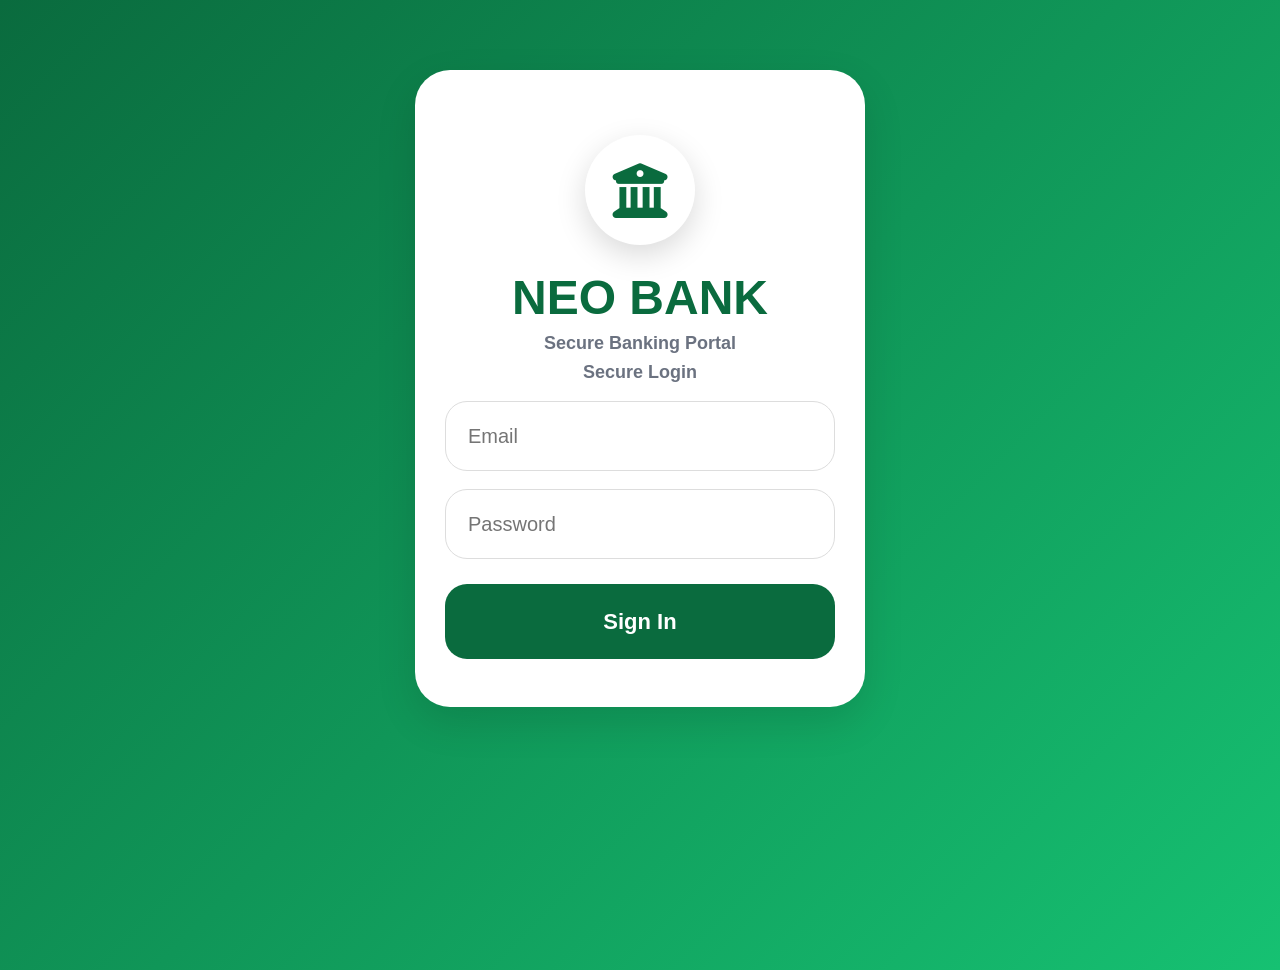
<file: index.html>
<!DOCTYPE html>
<html>
<head>
    <title>NEO BANK</title>
    <link rel="stylesheet" href="style.css">
    <link rel="stylesheet"
href="https://cdnjs.cloudflare.com/ajax/libs/font-awesome/6.5.1/css/all.min.css">
</head>

<body class="login-page">

<div class="login-box">

    <div class="logo-section">

    <div class="logo-circle">
        <i class="fa-solid fa-building-columns"></i>
    </div>

    <h1>NEO BANK</h1>

    <p>Secure Banking Portal</p>

</div>
    <p>Secure Login</p>

    <input type="email" id="email" placeholder="Email">
    <input type="password" id="password" placeholder="Password">

    <button onclick="login()">Sign In</button>

    <p id="error" class="error"></p>

</div>


<script src="script.js"></script>

</body>
</html>
</file>
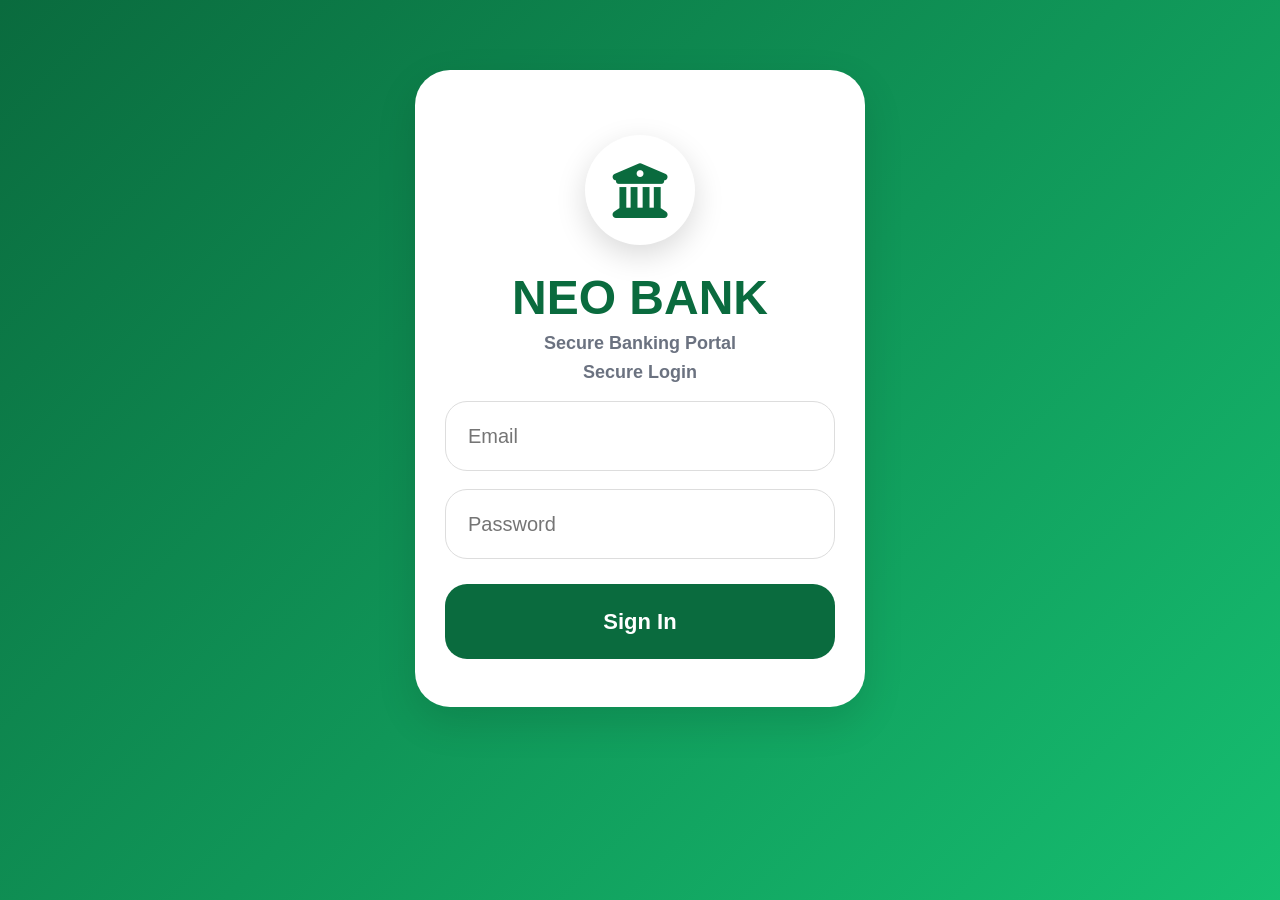
<file: dashboard.html>
<!DOCTYPE html>
<html>
<head>
    <title>NEO BANK Dashboard</title>

    <link rel="stylesheet" href="style.css">
    <link rel="stylesheet"
    href="https://cdnjs.cloudflare.com/ajax/libs/font-awesome/6.5.1/css/all.min.css">
</head>

<body>

<div class="layout">

    <!-- SIDEBAR -->
    <div class="sidebar">

        <div class="sidebar-logo">
            <div class="bank-logo">
                <i class="fa-solid fa-building-columns"></i>
            </div>
            <h2>NEO BANK</h2>
        </div>

        <a href="dashboard.html">Dashboard</a>
        <a href="deposit.html">Deposit</a>
        <a href="withdraw.html">Withdraw</a>
        <a href="transfer.html">Transfer</a>
        <a href="history.html">History</a>

    </div>

    <!-- MAIN -->
    <div class="main">

        <div class="topbar">

    <div class="welcome-text">
        <h3>Welcome Back, Thane</h3>
    
    </div>

    <div class="top-icons">
        <button onclick="notify()">🔔</button>
        <button onclick="logout()">Logout</button>
    </div>

</div>

        <!-- BALANCE CARD -->
        <div class="card">

    <p>Available Balance</p>

    <div class="balance-row">

        <h1 id="balance">$87,641,072.33</h1>

        <button class="eye-btn" onclick="toggleBalance()">
            <i class="fa-solid fa-eye"></i>
        </button>

    </div>

    <div class="account-number">
        1234 •••• •••• 5678
    </div>

    <button class="copy-btn">
        Copy Account Number
    </button>

    <div class="card-logo">
    <i class="fa-solid fa-wifi"></i>
    VISA
</div>

</div>
        <!-- QUICK ACTIONS -->
        <h3>Quick Actions</h3>

<div class="grid">

    <a href="deposit.html">
        <i class="fa-solid fa-money-bill-transfer"></i>
        <span>Deposit</span>
    </a>

    <a href="withdraw.html">
        <i class="fa-solid fa-arrow-up"></i>
        <span>Withdraw</span>
    </a>

    <a href="transfer.html">
        <i class="fa-solid fa-paper-plane"></i>
        <span>Transfer</span>
    </a>

    <a href="history.html">
        <i class="fa-solid fa-clock-rotate-left"></i>
        <span>History</span>
    </a>

    <a href="#">
        <i class="fa-solid fa-credit-card"></i>
        <span>Cards</span>
    </a>

    <a href="#">
        <i class="fa-solid fa-file-invoice-dollar"></i>
        <span>Bills</span>
    </a>

    <a href="#">
        <i class="fa-brands fa-bitcoin"></i>
        <span>Crypto</span>
    </a>

    <a href="#">
        <i class="fa-solid fa-building-columns"></i>
        <span>Check Deposit</span>
    </a>

</div>

        <!-- TRANSACTIONS (ONLY THIS NOW) -->
        <h3>Recent Transactions</h3>

<div class="transactions" id="recentTransactions">

</div>

            <div class="tx deposit">
                <div>
                    <strong>Cash Deposit</strong><br>
                    <small>Today • 09:12 AM • Completed</small>
                </div>
                <b>+$50,000,000.00</b>
            </div>

            <div class="tx withdrawal">
                <div>
                    <strong>ATM Withdrawal</strong><br>
                    <small>Today • 10:35 AM • Completed</small>
                </div>
                <b>-$500.00</b>
            </div>

      <div class="tx transfer">
    <div>
        <strong>Transfer</strong><br>
        <small>2:45 PM • Completed</small>
    </div>
    <b>-$2,500.00</b>
</div>
            <div class="tx deposit">
                <div>
                    <strong>Wire Transfer Received</strong><br>
                    <small>Today • 12:45 PM • Completed</small>
                </div>
                <b>+$15,500.00</b>
            </div>

            <div class="tx withdrawal">
                <div>
                    <strong>Electricity Bill Payment</strong><br>
                    <small>Today • 01:15 PM • Completed</small>
                </div>
                <b>-$320.00</b>
            </div>

            <div class="tx deposit">
                <div>
                    <strong>Salary Credit</strong><br>
                    <small>Yesterday • 08:00 AM • Completed</small>
                </div>
                <b>+$8,500.00</b>
            </div>

            <div class="tx withdrawal">
                <div>
                    <strong>Online Purchase</strong><br>
                    <small>Yesterday • 10:25 AM • Completed</small>
                </div>
                <b>-$89.99</b>
            </div>

            <div class="tx deposit">
                <div>
                    <strong>International Transfer</strong><br>
                    <small>Yesterday • 02:10 PM • Completed</small>
                </div>
                <b>+$12,000.00</b>
            </div>

            <div class="tx withdrawal">
                <div>
                    <strong>Restaurant Payment</strong><br>
                    <small>Yesterday • 07:42 PM • Completed</small>
                </div>
                <b>-$145.50</b>
            </div>

            <div class="tx deposit">
                <div>
                    <strong>Investment Return</strong><br>
                    <small>Jun 10 • 09:30 AM • Completed</small>
                </div>
                <b>+$3,250.00</b>
            </div>

            <div class="tx withdrawal">
                <div>
                    <strong>Netflix Subscription</strong><br>
                    <small>Jun 10 • 12:05 PM • Completed</small>
                </div>
                <b>-$15.99</b>
            </div>

            <div class="tx deposit">
                <div>
                    <strong>Business Payment Received</strong><br>
                    <small>Jun 09 • 03:40 PM • Completed</small>
                </div>
                <b>+$22,000.00</b>
            </div>

            <div class="tx withdrawal">
                <div>
                    <strong>Mobile Airtime</strong><br>
                    <small>Jun 09 • 05:10 PM • Completed</small>
                </div>
                <b>-$50.00</b>
            </div>

            <div class="tx deposit">
                <div>
                    <strong>Check Deposit</strong><br>
                    <small>Jun 08 • 11:20 AM • Pending</small>
                </div>
                <b>+$5,000.00</b>
            </div>

            <div class="tx withdrawal">
                <div>
                    <strong>Insurance Payment</strong><br>
                    <small>Jun 08 • 04:55 PM • Completed</small>
                </div>
                <b>-$450.00</b>
            </div>

        </div>

    </div>

</div>

<div id="popup" class="popup">
    Transaction Successful ✅
</div>

<script src="script.js"></script>

<script>

document.getElementById("balance").innerText =
"$" +
(Number(localStorage.getItem("balance")) || 87641072.33)
.toLocaleString();

</script>
 
    
</body>
</html>
</file>
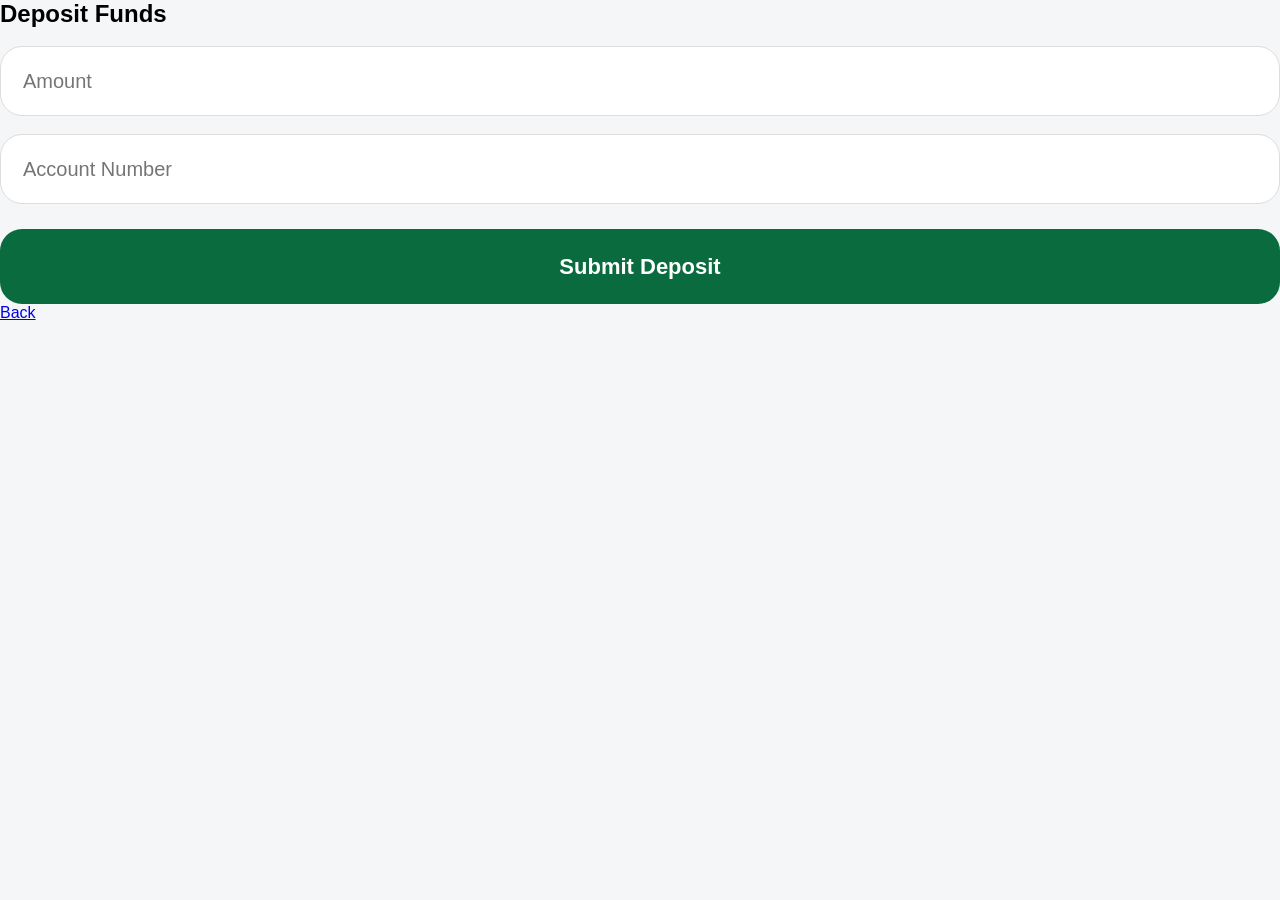
<file: deposit.html>
<!DOCTYPE html>
<html>
<head>
    <title>Deposit</title>
    <link rel="stylesheet" href="style.css">
</head>

<body>

<div class="page">

<h2>Deposit Funds</h2>

<input placeholder="Amount">
<input placeholder="Account Number">

<button>Submit Deposit</button>

<a href="dashboard.html">Back</a>

</div>

</body>
</html>
</file>
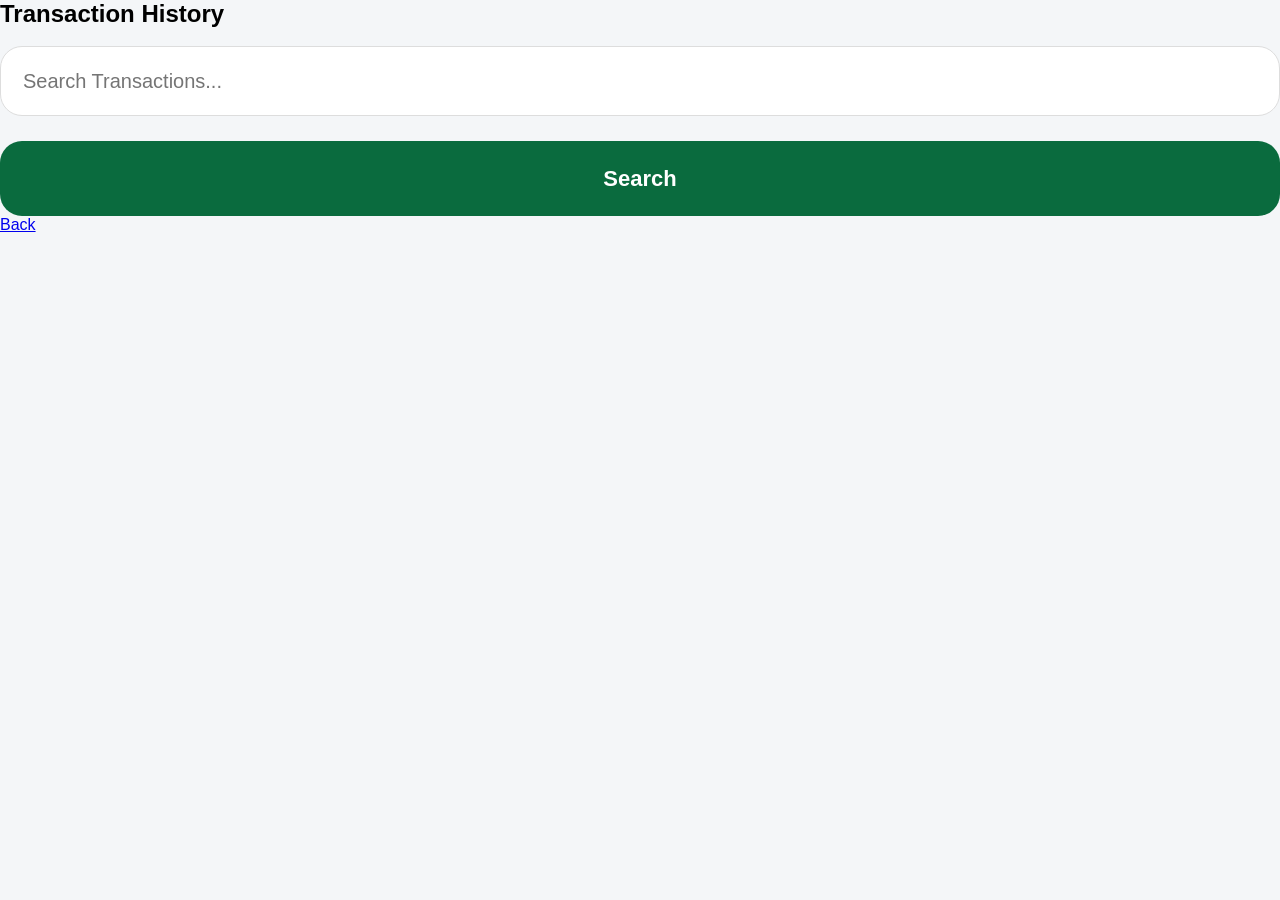
<file: history.html>
<!DOCTYPE html>
<html>
<head>
    <title>Deposit</title>
    <link rel="stylesheet" href="style.css">
</head>

<body>

<div class="page">

<h2>Transaction History</h2>
<input
type="text"
id="search"
placeholder="Search Transactions..."
onkeyup="searchHistory()">
    
<div id="historyList"></div>

<button>Search</button>

<a href="dashboard.html">Back</a>

</div>
<script>

let history =
JSON.parse(
localStorage.getItem("history")
) || [];

let output = "";

history.forEach(function(tx){

output +=

`

<div class="tx">

<div>

<strong>${tx.type}</strong>

<br>

<small>${tx.time}</small>

</div>

<b>

$${tx.amount.toLocaleString()}

</b>

</div>

`;

});

document.getElementById(
"historyList"
).innerHTML = output;

</script>
</body>
</html>
</file>
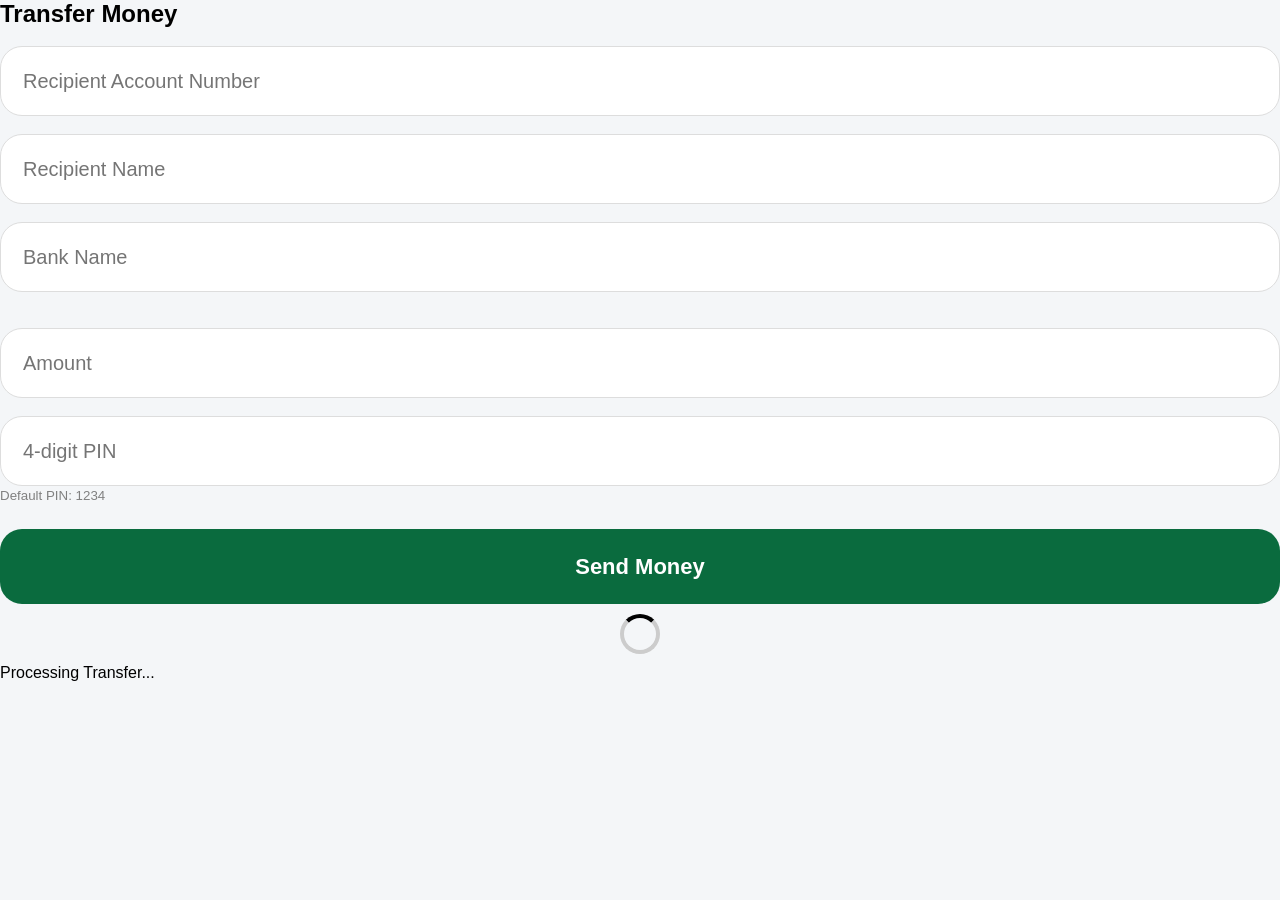
<file: transfer.html>
<!DOCTYPE html>
<html>
<head>
    <title>Transfer Funds</title>
    <link rel="stylesheet" href="style.css">
</head>
<body>

<div class="page">

    <h2>Transfer Money</h2>

    <input
        type="text"
        id="account"
        placeholder="Recipient Account Number"
        oninput="this.value=this.value.replace(/[^0-9]/g,'').slice(0,10); generateTransferName(); generateBank();"
    >

    <input
        type="text"
        id="name"
        placeholder="Recipient Name"
    >

    <input
        type="text"
        id="bank"
        placeholder="Bank Name"
    >
<img id="bankLogo" class="bank-logo-img" />
    
    <input
        type="text"
        id="amount"
        placeholder="Amount"
        oninput="this.value=this.value.replace(/[^0-9]/g,'')"
    >

    <input
        type="password"
        id="pin"
        placeholder="4-digit PIN"
        maxlength="4"
        oninput="this.value=this.value.replace(/[^0-9]/g,'')"
    >
<small style="color:gray;">
    Default PIN: 1234
</small>
    
    <button onclick="openReview()">Send Money</button>

    <p id="message"></p>

</div>

<div id="loader" class="loader">
    <div class="spinner"></div>
    <p>Processing Transfer...</p>
</div>

  <div id="reviewPopup" class="modal">
  <div class="modal-content">
    <h3>Review Transfer</h3>

    <p id="reviewDetails"></p>

    <button onclick="closeReview()">Cancel</button>
    <button onclick="startProcessing()">Confirm Transfer</button>
  </div>
</div>

    <div id="statusPopup" class="modal">
  <div class="modal-content">
    <h3 id="statusTitle">Processing...</h3>

    <p id="statusText">Please wait while we verify your transfer</p>

    <div class="spinner"></div>
  </div>
</div>

    
<script src="script.js"></script>

</body>
</html>
</file>
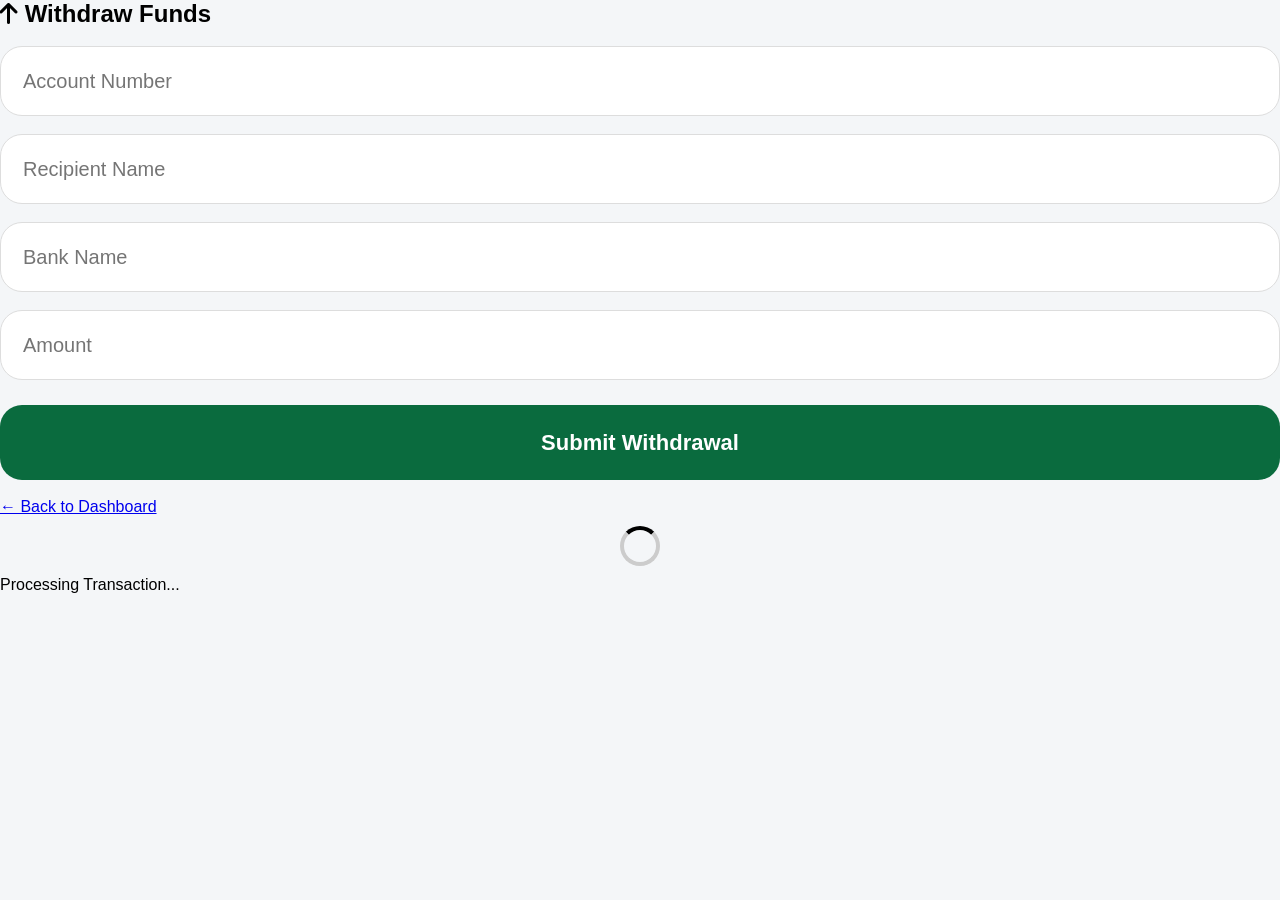
<file: withdraw.html>
<!DOCTYPE html>
<html>
<head>
    <title>Withdraw Funds - NEO BANK</title>

    <link rel="stylesheet" href="style.css">

    <link rel="stylesheet"
    href="https://cdnjs.cloudflare.com/ajax/libs/font-awesome/6.5.1/css/all.min.css">
</head>

<body>

<div class="page">

    <h2>
        <i class="fa-solid fa-arrow-up"></i>
        Withdraw Funds
    </h2>

    <input
    type="text"
    id="account"
    placeholder="Account Number"
    oninput="this.value=this.value.replace(/[^0-9]/g,'').slice(0,10); generateName(); generateBank();">

    <input
    type="text"
    id="name"
    placeholder="Recipient Name"
    readonly>

    <input
    type="text"
    id="bank"
    placeholder="Bank Name"
    readonly>

    <input
    type="text"
    id="amount"
    placeholder="Amount"
    oninput="this.value=this.value.replace(/[^0-9]/g,'')">

    <button onclick="submitWithdraw()">
        Submit Withdrawal
    </button>

    <p id="message"></p>

    <br>

    <a href="dashboard.html">
        ← Back to Dashboard
    </a>

</div>


<!-- LOADING SCREEN -->
<div id="loader" class="loader">

    <div class="spinner"></div>

    <p>Processing Transaction...</p>

</div>


<script src="script.js"></script>

</body>
</html>
</file>
<file: style.css>
/* ======================
   GLOBAL
====================== */

*{
    margin:0;
    padding:0;
    box-sizing:border-box;
}

body{
    font-family:'Poppins', Arial, sans-serif;
    background:#f4f6f8;
    min-height:100vh;
}

/* ======================
   LOGIN PAGE
====================== */

.login-page{
    background:
    linear-gradient(
        135deg,
        #0a6b3e,
        #16c172
    );
}

.login-box{

    width:90%;
    max-width:450px;

    margin:70px auto;

    background:white;

    padding:40px 30px;

    border-radius:35px;

    text-align:center;

    box-shadow:
    0 15px 40px rgba(0,0,0,.12);

}

.logo-circle{

    width:110px;

    height:110px;

    margin:25px auto;

    border-radius:50%;

    background:white;

    color:#0a6b3e;

    display:flex;

    justify-content:center;

    align-items:center;

    box-shadow:
    0 10px 30px rgba(0,0,0,.15);

}

.logo-circle i{

    font-size:55px;

}

.login-box h1{

    font-size:48px;

    font-weight:900;

    color:#0a6b3e;

}

.login-box p{

    font-size:18px;

    font-weight:700;

    color:#6b7280;

    margin-top:8px;

}

input{

    width:100%;

    height:70px;

    padding:0 22px;

    margin-top:18px;

    border:1px solid #ddd;

    border-radius:22px;

    font-size:20px;

    outline:none;

}

button{

    width:100%;

    height:75px;

    margin-top:25px;

    border:none;

    border-radius:22px;

    background:#0a6b3e;

    color:white;

    font-size:22px;

    font-weight:900;

    cursor:pointer;

    transition:.3s;

}

button:hover{

    transform:scale(1.02);

}
/* ======================
   SIDEBAR
====================== */

.sidebar{
    width:100%;
    background:#0a6b3e;
    padding:18px;
    display:flex;
    justify-content:space-around;
    align-items:center;
}

.sidebar h2{
    display:none;
}

.sidebar a{
    color:white;
    text-decoration:none;
    font-size:16px;
    font-weight:700;
}

/* ======================
   TOP BAR (BIGGER + CLEAN)
====================== */

.topbar{
    display:flex;
    justify-content:space-between;
    align-items:center;
    margin-bottom:20px;
}

.topbar h3{
    font-size:34px;
    font-weight:900;
    color:#111827;
}

.top-icons{
    display:flex;
    align-items:center;
    gap:14px;
}

.top-icons button{
    width:75px;
    height:75px;

    border:none;
    border-radius:20px;

    background:white;

    font-size:34px;
    font-weight:900;

    box-shadow:0 10px 25px rgba(0,0,0,.12);

    cursor:pointer;

    transition:.3s;
}

.top-icons button:hover{
    transform:scale(1.05);
}

/* Logout button */
.top-icons button:last-child{
    width:auto;
    padding:0 25px;
    font-size:20px;
    background:#0a6b3e;
    color:white;
}

/* ======================
   BALANCE CARD (FIXED LAYOUT)
====================== */

.card{
    background:linear-gradient(
        135deg,
        #0a6b3e,
        #16c172,
        #0a6b3e
    );

    background-size:300% 300%;
    animation:gradientMove 8s infinite alternate;

    color:white;

    padding:35px 30px;

    border-radius:35px;

    min-height:340px;

    box-shadow:0 15px 35px rgba(0,0,0,.18);

    position:relative;

    overflow:hidden;

    margin-bottom:18px;
}

@keyframes gradientMove{
    from{background-position:left;}
    to{background-position:right;}
}

/* FLOATING SHAPES */
.card::before,
.card::after{
    content:"";
    position:absolute;
    border-radius:50%;
}

.card::before{
    width:180px;
    height:180px;
    background:rgba(255,255,255,.15);
    top:-70px;
    right:-40px;
}

.card::after{
    width:120px;
    height:120px;
    background:rgba(255,255,255,.1);
    bottom:-40px;
    left:-20px;
}

/* BALANCE TEXT */
#balance{
    font-size:62px;
    font-weight:900;
    margin-top:10px;
    letter-spacing:-1px;
}

/* ACCOUNT NUMBER FIXED (NO OVERLAP) */
.account-number{
    font-size:20px;
    font-weight:700;
    margin-top:25px;
    color:white;
}

/* VISA LOGO CLEAN */
.card-logo{
    position:absolute;
    right:25px;
    bottom:25px;

    font-size:34px;
    font-weight:900;
    letter-spacing:3px;

    opacity:.9;
}

/* EYE BUTTON */
.eye-btn{
    padding:12px 14px;
    border:none;
    border-radius:15px;

    background:rgba(255,255,255,.2);
    color:white;

    cursor:pointer;
}

.eye-btn i{
    font-size:22px;
}

/* COPY BUTTON SMALL */
.copy-btn{
    display:inline-flex;
    align-items:center;
    gap:6px;

    padding:7px 10px;
    margin-top:12px;

    font-size:11px;
    font-weight:700;

    border:none;
    border-radius:10px;

    background:rgba(255,255,255,.2);
    color:white;

    backdrop-filter:blur(10px);
}

.copy-btn i{
    font-size:10px;
}/* ======================
   QUICK ACTIONS (FIXED GRID)
====================== */

.grid{
    display:grid;
    grid-template-columns:repeat(4, 1fr);
    gap:12px;

    margin-top:12px;
}

/* SQUARE TILE DESIGN */
.grid a{

    background:white;

    width:100%;
    aspect-ratio:1 / 1;   /* makes perfect square */

    border-radius:22px;

    display:flex;
    flex-direction:column;
    justify-content:center;
    align-items:center;

    text-decoration:none;

    color:#111;

    font-weight:900;

    box-shadow:0 8px 20px rgba(0,0,0,.10);

    transition:.25s;

}

/* BIG ICONS */
.grid a i{

    font-size:52px;

    margin-bottom:10px;

    transition:.25s;

}

/* LABEL TEXT */
.grid a span{

    font-size:14px;

    font-weight:900;

}

/* HOVER EFFECT */
.grid a:hover{

    transform:translateY(-6px);

    box-shadow:0 15px 30px rgba(0,0,0,.15);

}

.grid a:hover i{

    transform:scale(1.15) rotate(6deg);

}

/* ICON COLORS */
.grid a:nth-child(1) i{ color:#16a34a; }
.grid a:nth-child(2) i{ color:#2563eb; }
.grid a:nth-child(3) i{ color:#ef4444; }
.grid a:nth-child(4) i{ color:#f59e0b; }
.grid a:nth-child(5) i{ color:#8b5cf6; }
.grid a:nth-child(6) i{ color:#ec4899; }
.grid a:nth-child(7) i{ color:#0891b2; }
.grid a:nth-child(8) i{ color:#ea580c; }

/* MOBILE ADJUSTMENT */
@media(max-width:768px){
    .grid{
        grid-template-columns:repeat(2, 1fr);
        gap:10px;
    }

    .grid a i{
        font-size:40px;
    }

    .grid a span{
        font-size:12px;
    }
}
/* ======================
   RECENT TRANSACTIONS (CLEAN FIX)
====================== */

.transactions{
    background:white;
    padding:25px;
    border-radius:30px;
    margin-top:15px;
    box-shadow:0 10px 30px rgba(0,0,0,.08);
}

/* EACH TRANSACTION ROW */
.tx{
    display:flex;
    justify-content:space-between;
    align-items:center;

    padding:20px 0;

    border-bottom:1px solid #eef2f7;

    transition:.2s;
}

.tx:hover{
    transform:translateX(6px);
}

/* LEFT SIDE (ICON + TEXT) */
.tx-left{
    display:flex;
    align-items:center;
    gap:15px;
}

/* ICON */
.tx-icon{
    width:55px;
    height:55px;
    border-radius:50%;

    display:flex;
    justify-content:center;
    align-items:center;
}

.tx-icon i{
    font-size:22px;
}

/* ICON COLORS */
.deposit-icon{
    background:#dcfce7;
    color:#16a34a;
}

.withdraw-icon{
    background:#fee2e2;
    color:#ef4444;
}

.transfer-icon{
    background:#dbeafe;
    color:#2563eb;
}

/* ======================
   TEXT SIZES (IMPORTANT FIX)
====================== */

/* TRANSACTION TYPE (MAIN TEXT) */
.tx strong{
    font-size:32px;
    font-weight:900;
    color:#111827;
    display:block;
}

/* STATUS + TIME (SMALL ONLY) */
.tx small{
    font-size:16px;
    font-weight:600;
    color:#6b7280;
}

/* AMOUNT (MATCH TYPE SIZE AS REQUESTED) */
.tx b{
    font-size:32px;
    font-weight:900;
}

/* COLORS FOR AMOUNT */
.deposit b{
    color:#16a34a;
}

.withdrawal b{
    color:#ef4444;
}

.transfer b{
    color:#2563eb;
}
@media(max-width:768px){
    .grid a{
        aspect-ratio: 1 / 1;
        padding:12px 4px;
    }

    .grid a i{
        font-size:38px;
    }

    .grid a span{
        font-size:12px;
    }
}
.card p{
    font-size:24px;
    font-weight:700;
    margin-bottom:15px;
}
.balance-row{
    display:flex;
    justify-content:space-between;
    align-items:center;
}
.dashboard-page{
    background:
    linear-gradient(
        180deg,
        #f7fafc 0%,
        #eef6f1 50%,
        #f4f6f8 100%
    );

    min-height:100vh;
}
.modal {
  display: none;
  position: fixed;
  top: 0;
  left: 0;
  width: 100%;
  height: 100%;
  background: rgba(0,0,0,0.6);
  justify-content: center;
  align-items: center;
}

.modal-content {
  background: white;
  padding: 20px;
  border-radius: 12px;
  width: 300px;
  text-align: center;
  animation: pop 0.2s ease-in-out;
}

@keyframes pop {
  from { transform: scale(0.8); opacity: 0; }
  to { transform: scale(1); opacity: 1; }
}

.spinner {
  width: 40px;
  height: 40px;
  border: 4px solid #ccc;
  border-top: 4px solid #000;
  border-radius: 50%;
  margin: 10px auto;
  animation: spin 1s linear infinite;
}

@keyframes spin {
  100% { transform: rotate(360deg); }
}
</file>
